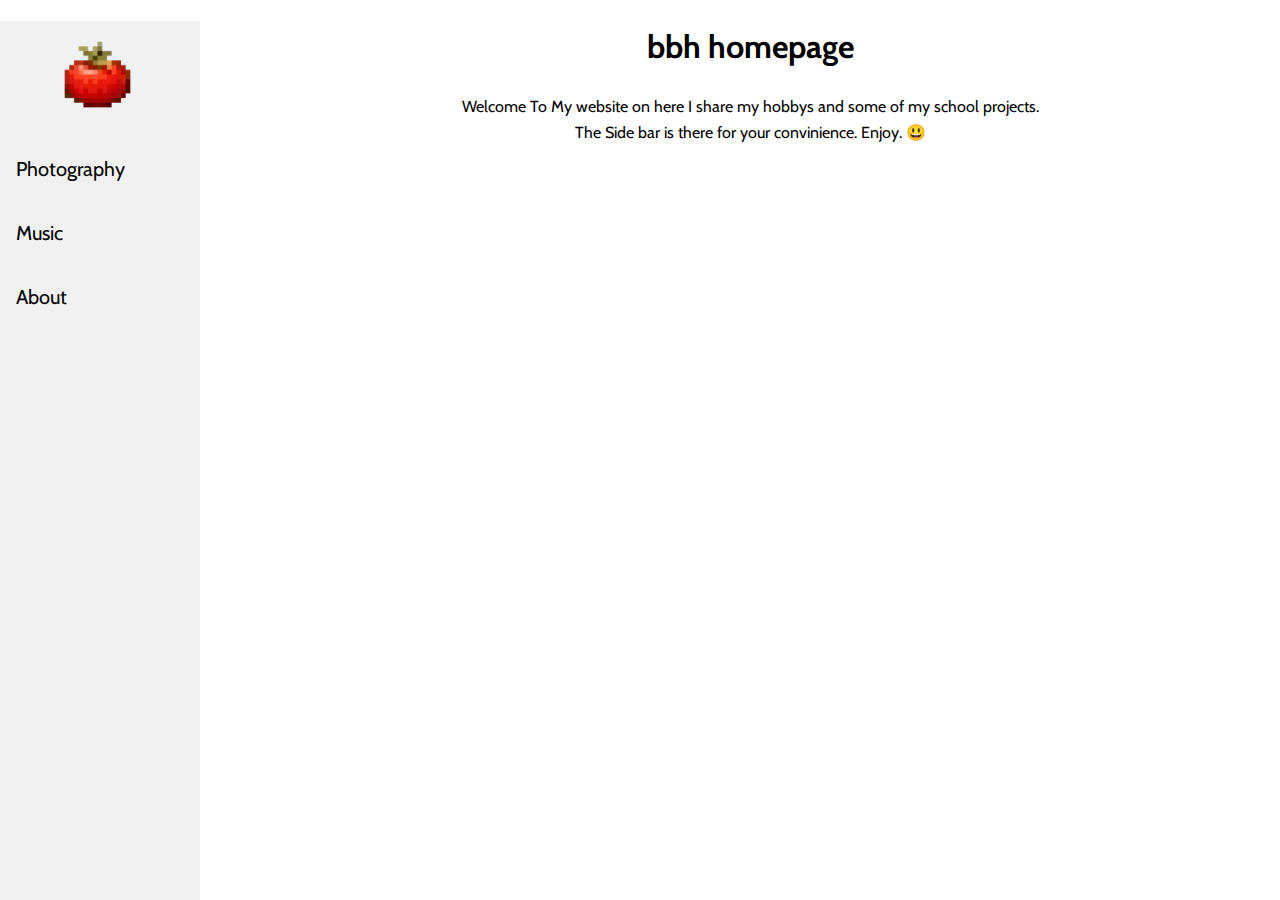
<file: index.html>
<!DOCTYPE HTML>
<html lang="en-US">
    <head>
        <meta charset="utf-8">
        <title>bbh Homepage</title> 
        <link rel="stylesheet" type="text/css" href="style.css">
        <link rel="icon" href="img/tomat.ico" type="image/x-icon">
    </head>
    <body>
        <div class="sidebar">
            <a href="index.html" id="navimg">
                <img src="html/img/tomatlogo.png" style="height: 75px; width: 75px;">
            </a>
            <div class="hover">
                <a href="photography.html">Photography</a>
                <a href="music.html">Music</a>
                <a href="about.html">About</a>
            </div>
          </div>
          <div class="main-content" style="text-align: center; font-family: 'cabin';">
            <h1>bbh homepage</h1>
            <p>
                Welcome To My website on here I share my hobbys and some of my school projects. <br>
                The Side bar is there for your convinience. Enjoy. &#128515;
            </p>
          </div>
          
    </body>
</html>
</file>
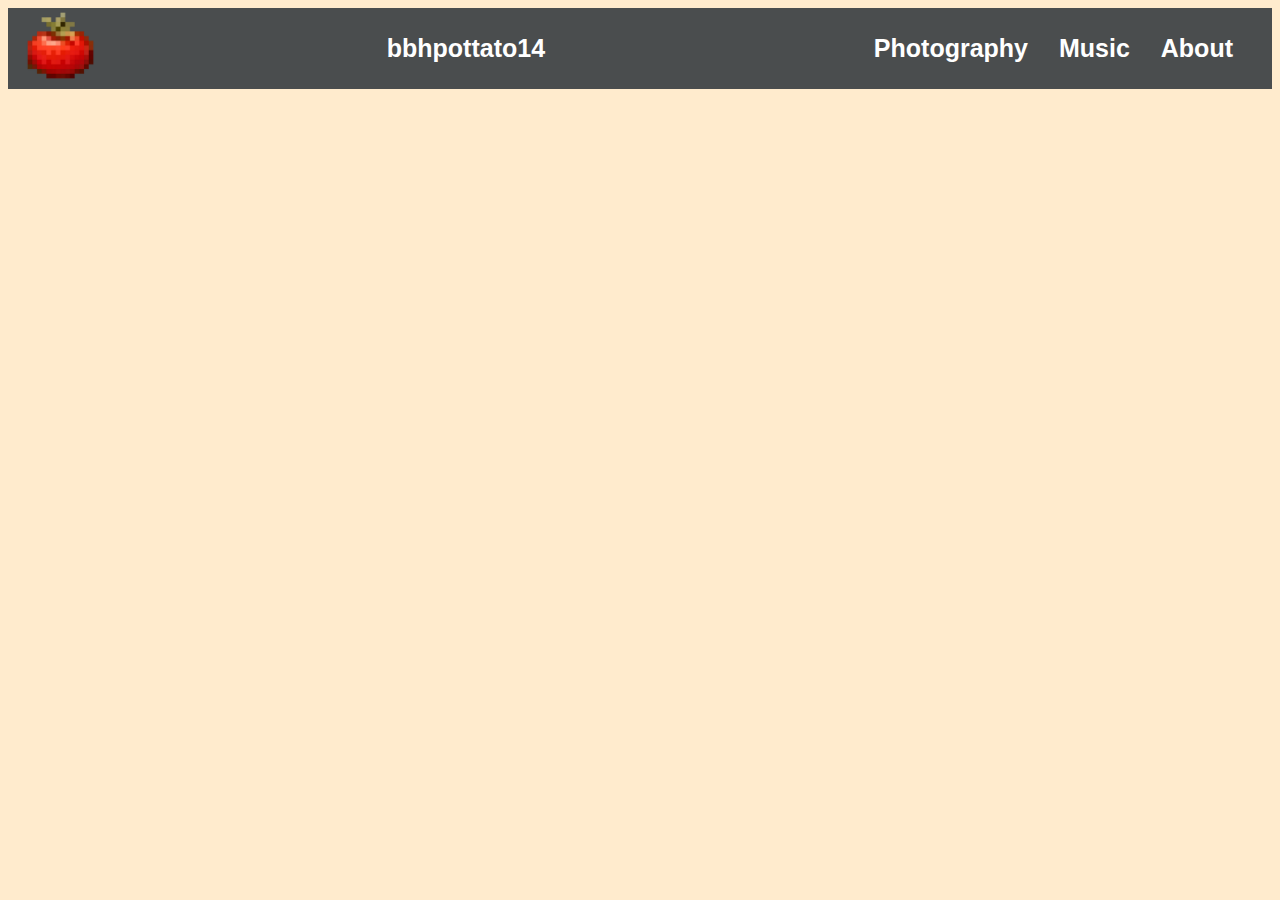
<file: html/index.html>
<!DOCTYPE HTML>
<html>
    <head>
        <title>bbh Homepage</title>
        <link rel="stylesheet" href="style.css">
        <link rel="icon" href="img/tomat.ico" type="image/x-icon">
    </head>
    <body>
        <nav class="navbar">
            <div class="navbar-text">
                <a href="index.html">
                    <img src="img/tomatlogo.png" style="height: 75px; width: 75px;">
                </a>
                <p style="color:white">bbhpottato14</p>
                <ul>
                    <li class="navbar-list">
                        <a href="photography.html" style="color:white">Photography</a>
                    </li>
                    <li class="navbar-list">
                        <a href="music.html" style="color:white">Music</a>
                    </li>
                    <li class="navbar-list">
                        <a href="about.html" style="color:white">About</a>
                    </li> 
                    
                </ul>
            </div>
        </nav>
       <div>
            <div>
                
            </div>


            <div>
                <iframe style="border-radius:12px" 
                src="https://open.spotify.com/embed/playlist/6h5iowZqLZqIiupxjcarWH?utm_source=generator&theme=0" 
                width="40%" height="352" frameBorder="0" allowfullscreen="" 
                allow="autoplay; clipboard-write; encrypted-media; fullscreen; picture-in-picture" 
                loading="lazy"></iframe> 
            </div>
       </div> 
        
    </body>
</html>
</file>
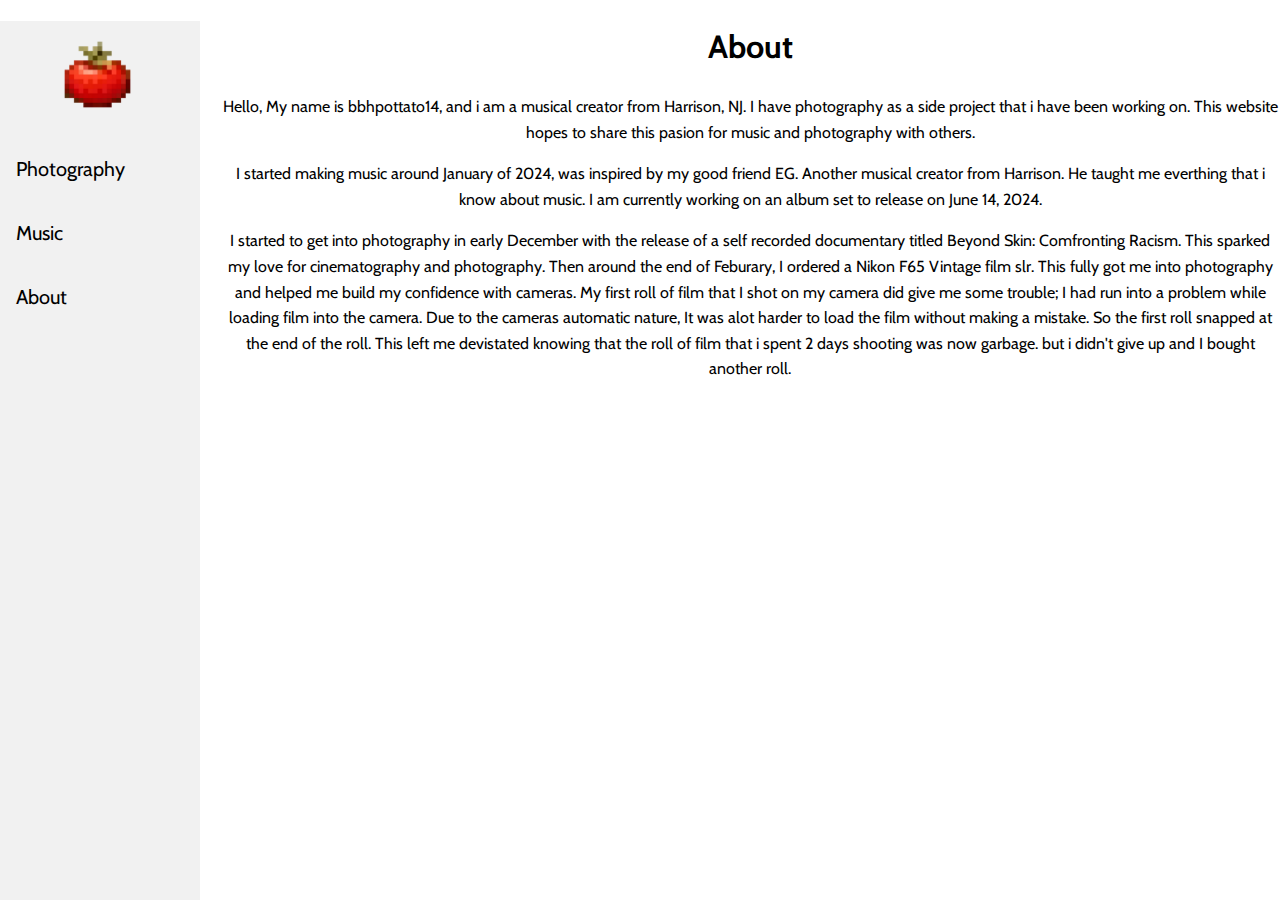
<file: about.html>
<!DOCTYPE html>
<html lang="en-US">
    <head>
        <meta charset="utf-8">
        <title>About Me</title>
        <link rel="stylesheet" href="style.css">
    </head>
    <body>
        <div class="sidebar">
            <a href="index.html" id="navimg">
                <img src="html/img/tomatlogo.png" style="height: 75px; width: 75px;">
            </a>
            <div class="hover">
                <a href="photography.html">Photography</a>
                <a href="music.html">Music</a>
                <a href="about.html">About</a>
            </div>
          </div>
        <div class="main-content" style="text-align: center; font-family: 'cabin';">
            <h1>About</h1>
            <p>
                Hello, My name is bbhpottato14, and i am a musical
                creator from Harrison, NJ. I have photography as a side project
                that i have been working on. This website hopes to share this
                pasion for music and photography with others.
            </p>
            <p>
                I started making music around January of 2024,
                was inspired by my good friend EG. Another
                musical creator from Harrison. He taught me everthing
                that i know about music. I am currently working on an
                album set to release on June 14, 2024. 
            </p>
            <p>
                I started to get into photography in early December
                with the release of a self recorded documentary titled
                Beyond Skin: Comfronting Racism. This sparked my love
                for cinematography and photography. Then around the end
                of Feburary, I ordered a Nikon F65 Vintage film slr.
                This fully got me into photography and helped me build
                my confidence with cameras. My first roll of film that
                I shot on my camera did give me some trouble; I had run
                into a problem while loading film into the camera. Due to
                the cameras automatic nature, It was alot harder to load
                the film without making a mistake. So the first roll snapped
                at the end of the roll. This left me devistated knowing that
                the roll of film that i spent 2 days shooting was now garbage.
                but i didn't give up and I bought another roll.
            </p>
        </div>
    </body>
</html>
</file>
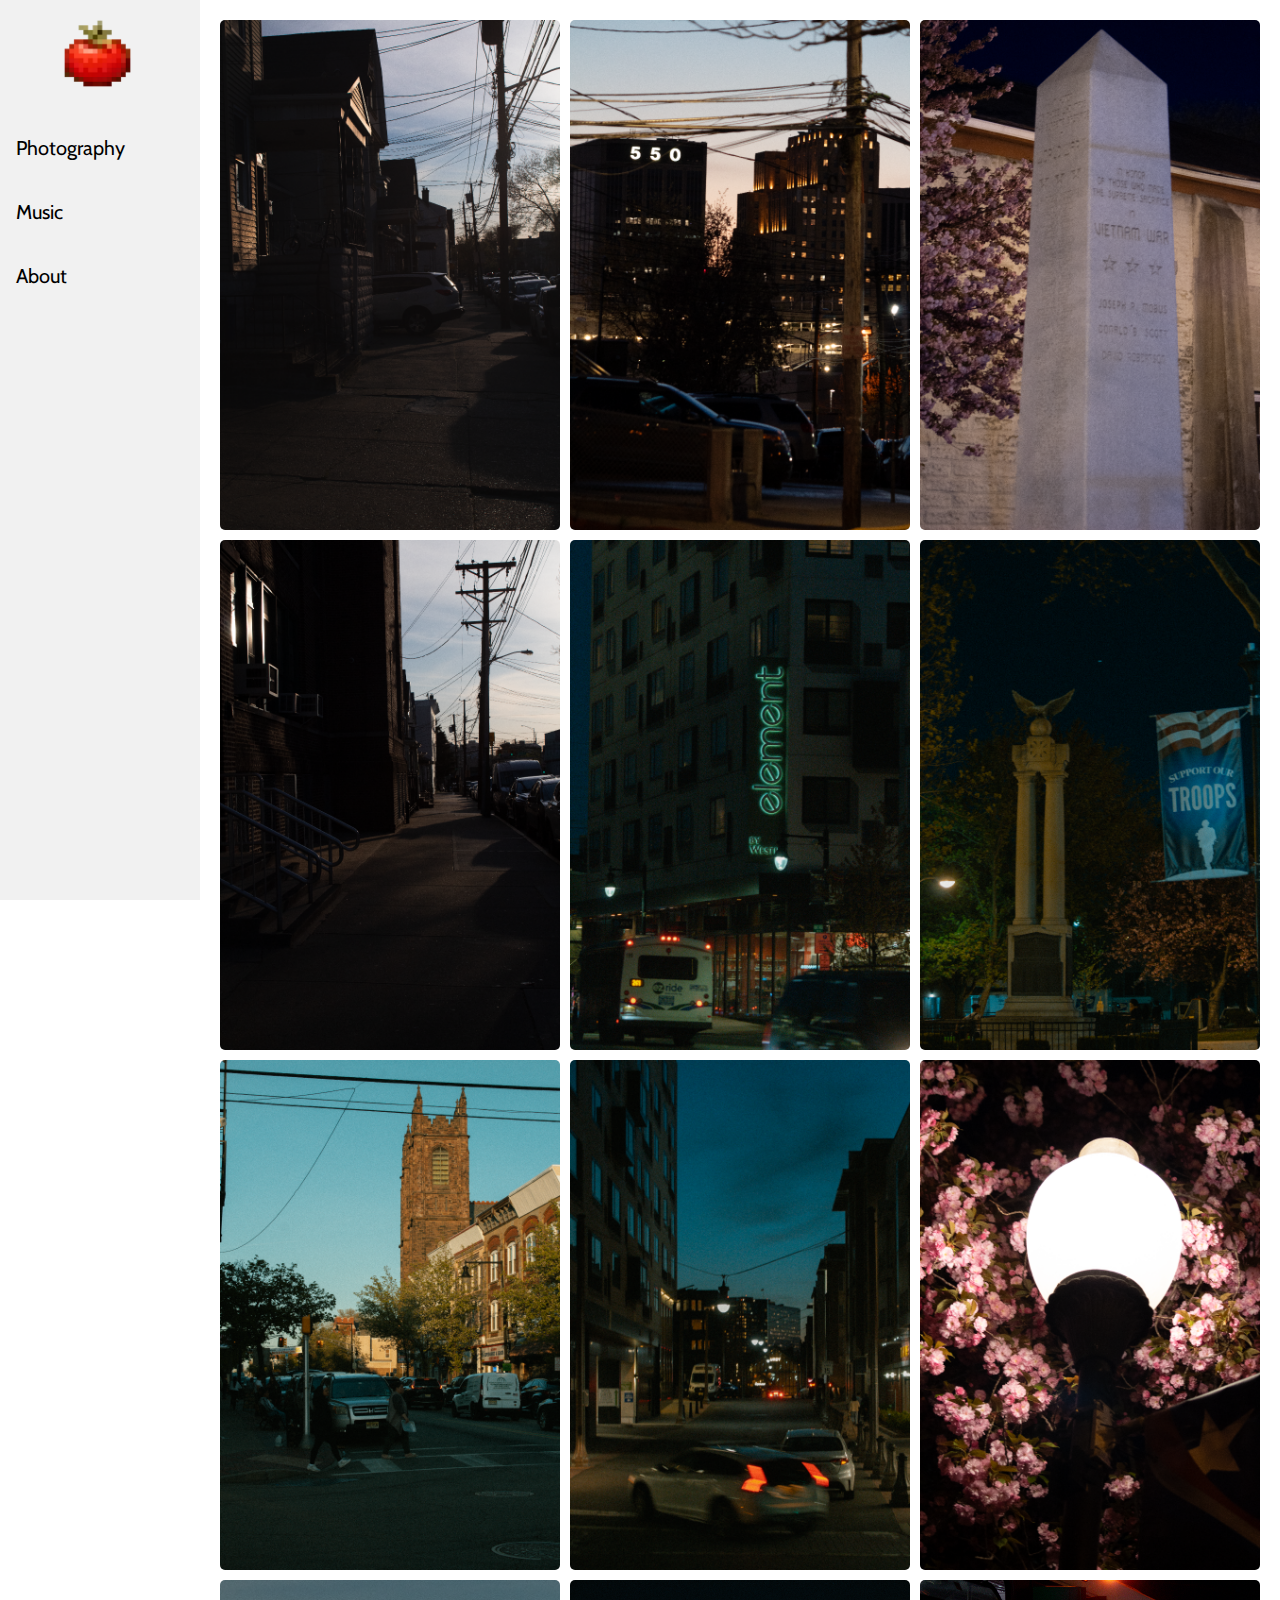
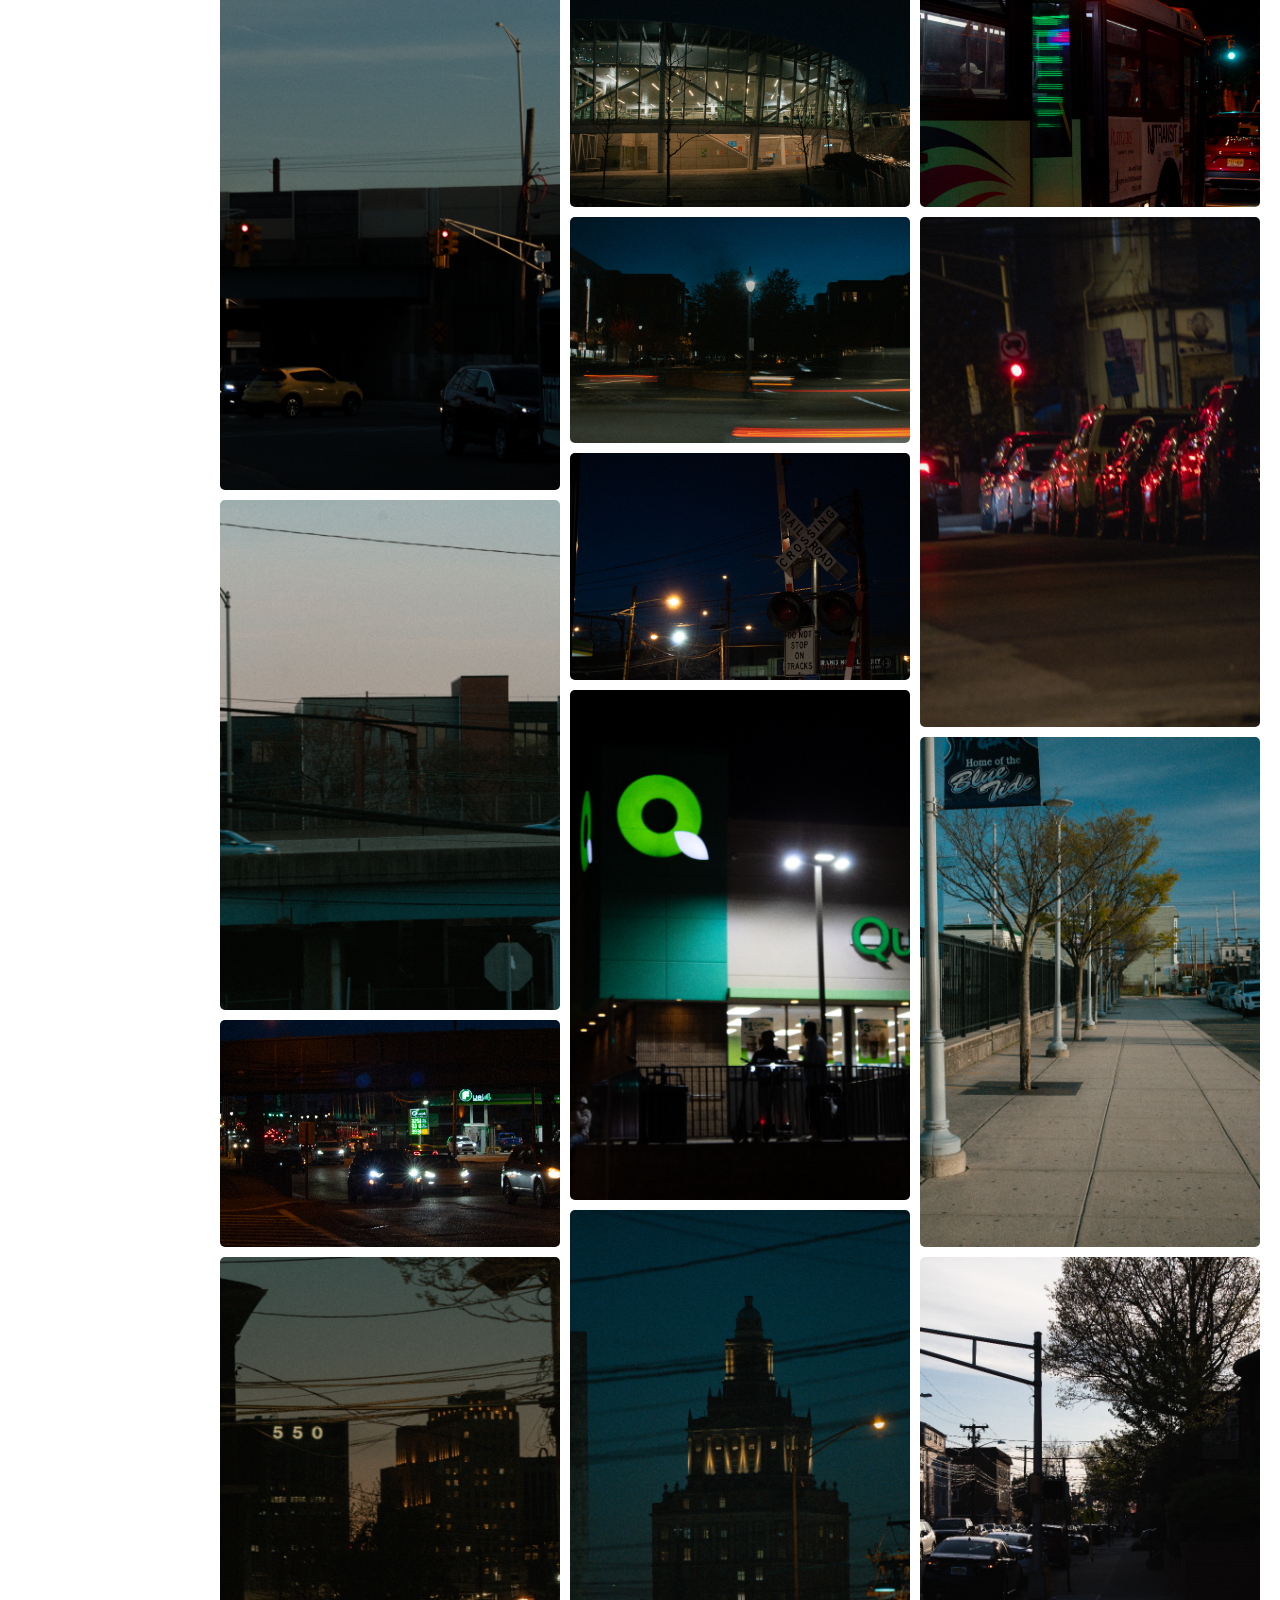
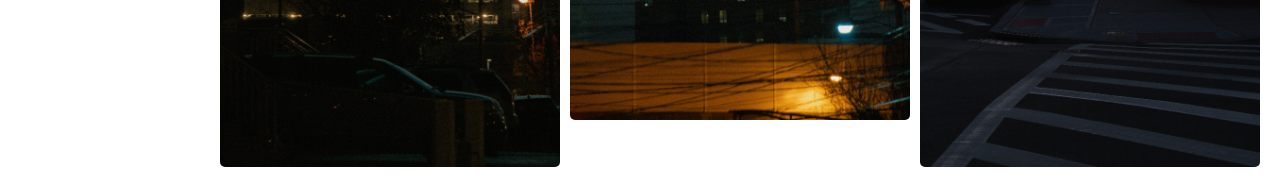
<file: D041624.html>
<!DOCTYPE html>
<html lang="en-US">
    <head>
        <meta charset="utf-8">
        <title>Photography</title>
        <!Style sheet information as well as the information for the tab icon>
        <meta name="viewport" content="width=device-width, initial-scale=1.0">
        <link rel="stylesheet" href="style.css">
        <link rel="icon" href="img/Photo.ico" type="image/x-icon">
    </head>
    <body>
        <div class="sidebar">
            <a href="index.html" id="navimg">
                <img src="html/img/tomatlogo.png" style="height: 75px; width: 75px;">
            </a>
            <div class="hover">
                <a href="photography.html">Photography</a>
                <a href="music.html">Music</a>
                <a href="about.html">About</a>
            </div>
        </div>
        <body>
            <div class="gallery" style="padding-left: 220px;">
                <div class="gallery-item"><img src="Photos/photoshoots/Photoshoot_1/Image1.png" alt="Description of Image 1"></div>
                <div class="gallery-item"><img src="Photos/photoshoots/Photoshoot_1/Image2.png" alt="Description of Image 1"></div>
                <div class="gallery-item"><img src="Photos/photoshoots/Photoshoot_1/Image3.png" alt="Description of Image 1"></div>
                <div class="gallery-item"><img src="Photos/photoshoots/Photoshoot_1/Image4.png" alt="Description of Image 1"></div>
                <div class="gallery-item"><img src="Photos/photoshoots/Photoshoot_1/Image5.png" alt="Description of Image 1"></div>
                <div class="gallery-item"><img src="Photos/photoshoots/Photoshoot_1/Image6.png" alt="Description of Image 1"></div>
                <div class="gallery-item"><img src="Photos/photoshoots/Photoshoot_1/Image7.png" alt="Description of Image 1"></div>
                <div class="gallery-item"><img src="Photos/photoshoots/Photoshoot_1/Image8.png" alt="Description of Image 1"></div>
                <div class="gallery-item"><img src="Photos/photoshoots/Photoshoot_1/Image9.png" alt="Description of Image 1"></div>
                <div class="gallery-item"><img src="Photos/photoshoots/Photoshoot_1/Image10.png" alt="Description of Image 1"></div>
                <div class="gallery-item"><img src="Photos/photoshoots/Photoshoot_1/Image11.png" alt="Description of Image 1"></div>
                <div class="gallery-item"><img src="Photos/photoshoots/Photoshoot_1/Image12.png" alt="Description of Image 1"></div>
                <div class="gallery-item"><img src="Photos/photoshoots/Photoshoot_1/Image13.png" alt="Description of Image 1"></div>
                <div class="gallery-item"><img src="Photos/photoshoots/Photoshoot_1/Image14.png" alt="Description of Image 1"></div>
                <div class="gallery-item"><img src="Photos/photoshoots/Photoshoot_1/Image15.png" alt="Description of Image 1"></div>
                <div class="gallery-item"><img src="Photos/photoshoots/Photoshoot_1/Image16.png" alt="Description of Image 1"></div>
                <div class="gallery-item"><img src="Photos/photoshoots/Photoshoot_1/Image17.png" alt="Description of Image 1"></div>
                <div class="gallery-item"><img src="Photos/photoshoots/Photoshoot_1/Image18.png" alt="Description of Image 1"></div>
                <div class="gallery-item"><img src="Photos/photoshoots/Photoshoot_1/Image19.png" alt="Description of Image 1"></div>
                <div class="gallery-item"><img src="Photos/photoshoots/Photoshoot_1/Image20.png" alt="Description of Image 1"></div>
                <div class="gallery-item"><img src="Photos/photoshoots/Photoshoot_1/Image21.png" alt="Description of Image 1"></div>
                <div class="gallery-item"><img src="Photos/photoshoots/Photoshoot_1/Image22.png" alt="Description of Image 1"></div>

                <!-- Add more images as needed -->
            </div>
        </body>

    </body>
</html>
</file>
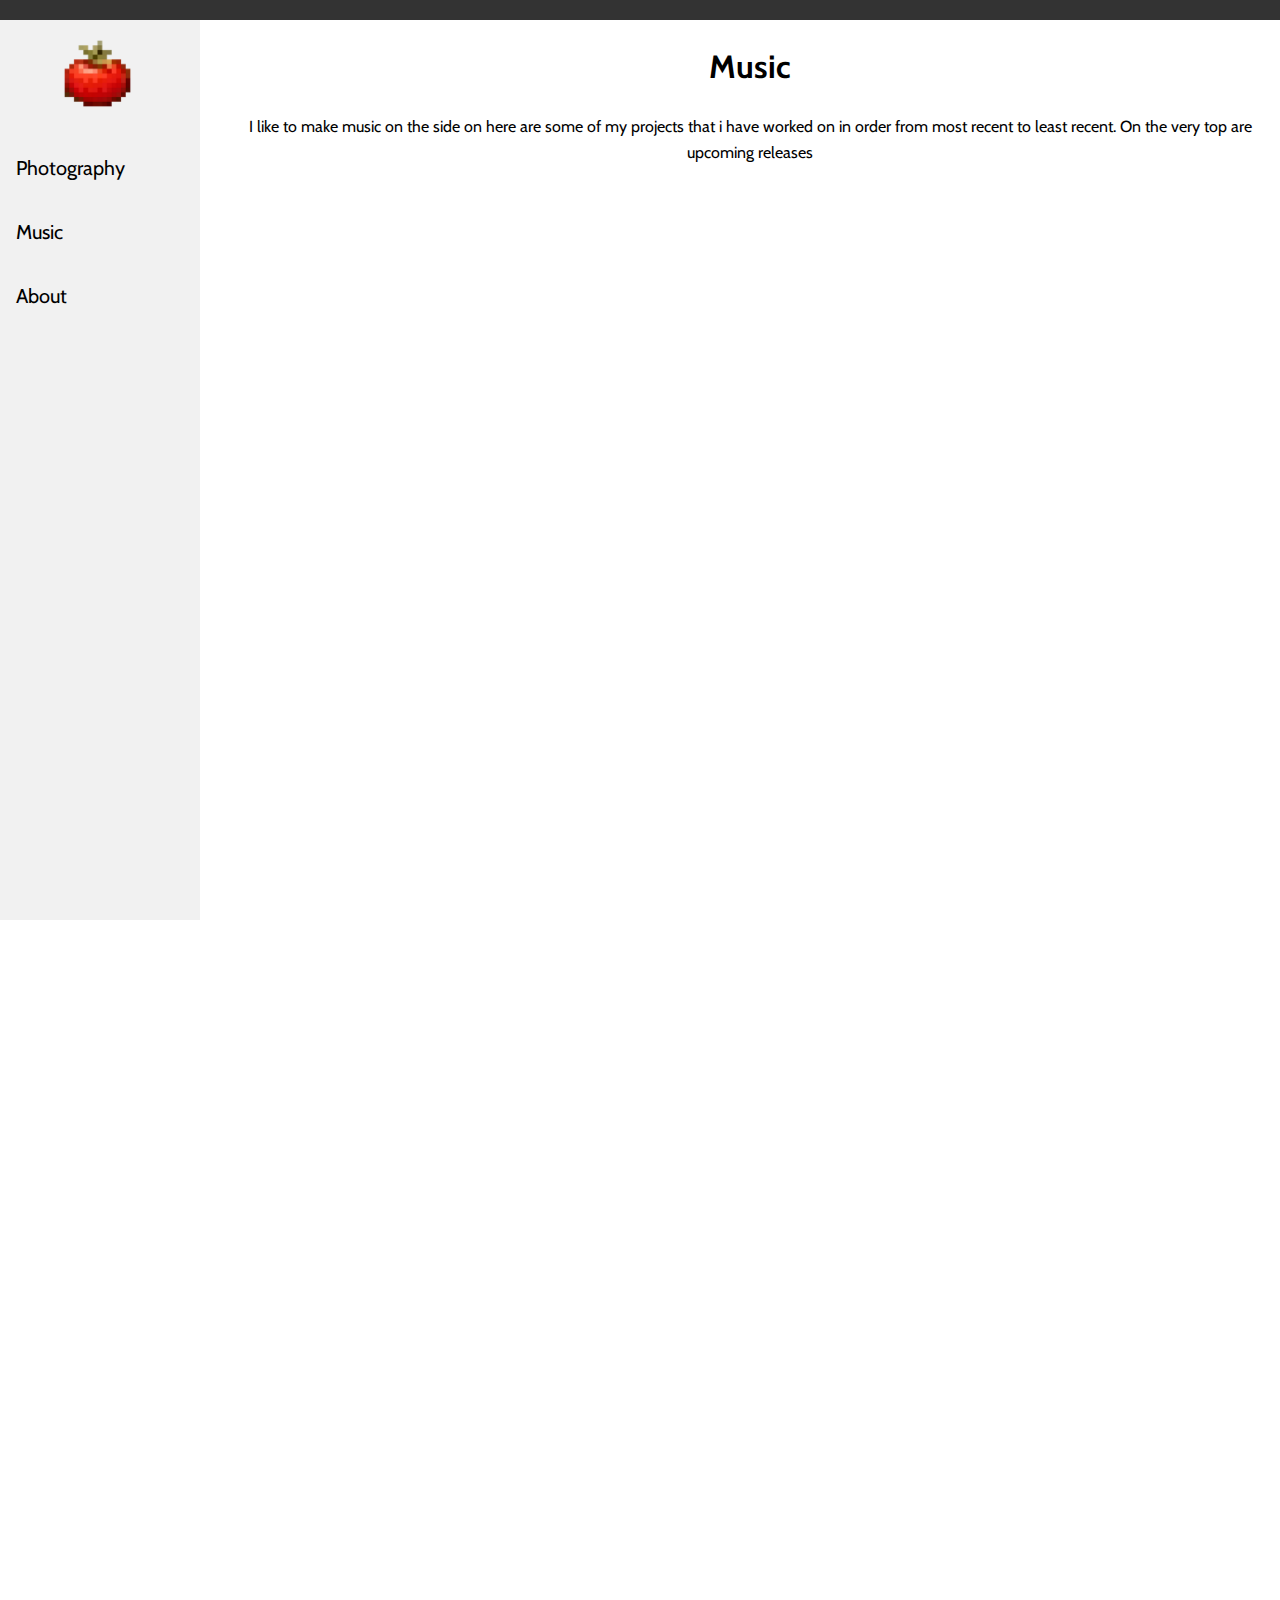
<file: music.html>
<!DOCTYPE html>
<html lang="en-US">
    <header>
        <meta charset="utf-8">
        <title>Music</title>
        <! Style sheet information as well as the information for the tab icon>
        <link rel="stylesheet" href="style.css">
        <link rel="icon" href="img/music.ico" type="image/x-icon">
    </header>
    <body>
        <div class="sidebar">
            <a href="index.html" id="navimg">
                <img src="html/img/tomatlogo.png" style="height: 75px; width: 75px;">
            </a>
            <div class="hover">
                <a href="photography.html">Photography</a>
                <a href="music.html">Music</a>
                <a href="about.html">About</a>
            </div>
          </div>
          <main class="main-content" style="font-family: 'cabin'; text-align: center;">
            <h1>Music</h1>
            <p>I like to make music on the side on here are some of my projects that i have worked on in order from most recent to least recent. On the very top are upcoming releases</p>
            <iframe src="https://share.amuse.io/8UxCRKtvfQWY" frameborder="0" width="100%" height="352"></iframe>
            <iframe style="border-radius:12px" src="https://open.spotify.com/embed/track/2R5PXcIbGeYpLg3zhmCW1J?utm_source=generator&theme=0" width="100%" height="352" frameBorder="0" allowfullscreen="" allow="autoplay; clipboard-write; encrypted-media; fullscreen; picture-in-picture" loading="lazy"></iframe>
            <iframe style="border-radius:12px" src="https://open.spotify.com/embed/track/2k31f6lx0CbFHa5qQjbZ8B?utm_source=generator&theme=0" width="100%" height="352" frameBorder="0" allowfullscreen="" allow="autoplay; clipboard-write; encrypted-media; fullscreen; picture-in-picture" loading="lazy"></iframe>
            <iframe style="border-radius:12px" src="https://open.spotify.com/embed/track/1Qr2KSTVUsbi9EHvIBofBq?utm_source=generator&theme=0" width="100%" height="352" frameBorder="0" allowfullscreen="" allow="autoplay; clipboard-write; encrypted-media; fullscreen; picture-in-picture" loading="lazy"></iframe>
          </main>
        
    </body>
</html>
</file>
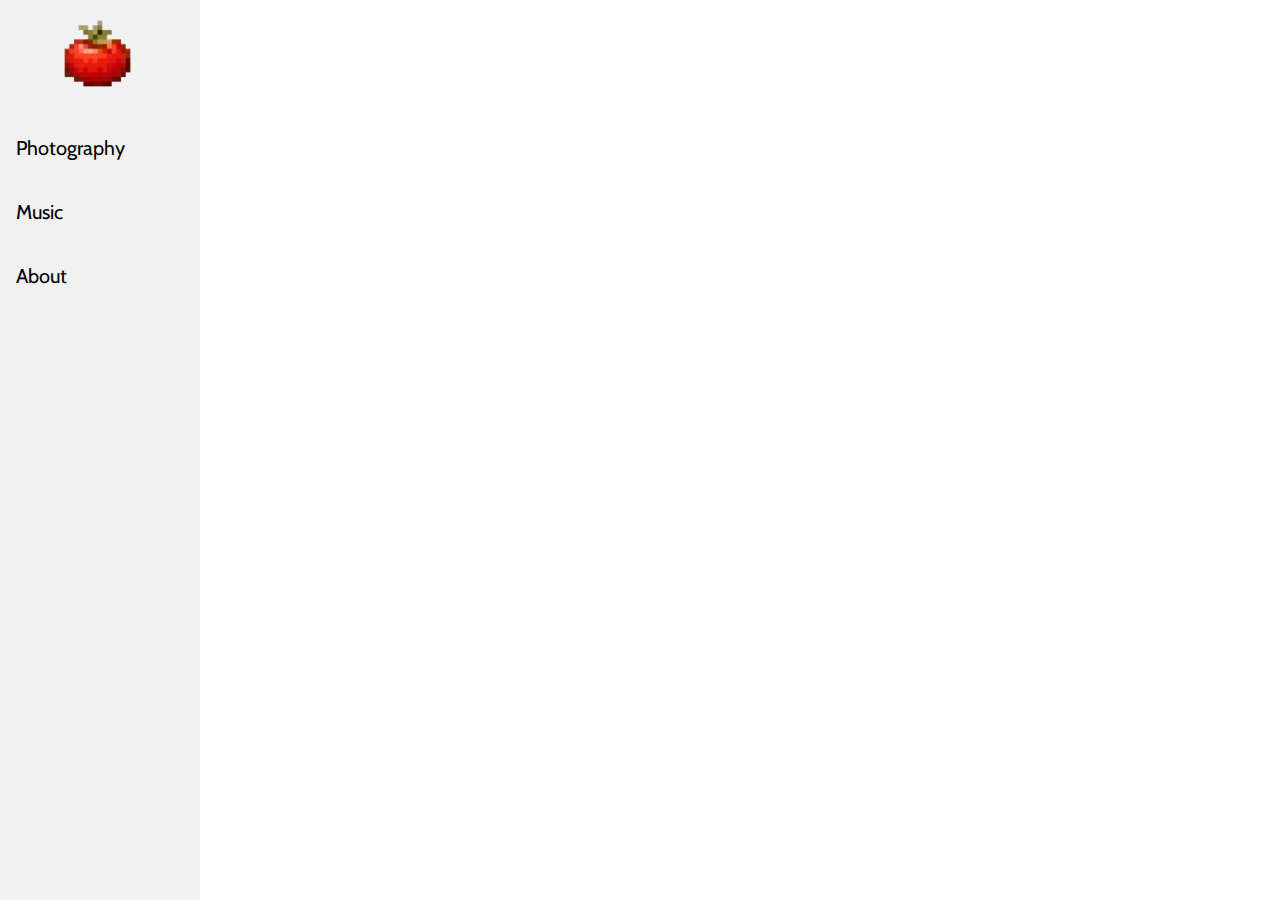
<file: photography.html>
<!DOCTYPE html>
<html lang="en-US">
    <head>
        <meta charset="utf-8">
        <title>Photography</title>
        <!Style sheet information as well as the information for the tab icon>
        <link rel="stylesheet" href="style.css">
        <link rel="icon" href="img/Photo.ico" type="image/x-icon">
    </head>
    <body>
        <div class="sidebar">
            <a href="index.html" id="navimg">
                <img src="html/img/tomatlogo.png" style="height: 75px; width: 75px;">
            </a>
            <div class="hover">
                <a href="photography.html">Photography</a>
                <a href="music.html">Music</a>
                <a href="about.html">About</a>
            </div>
        </div>
        <main class="main-content">
            
        </main>



    </body>
</html>
</file>
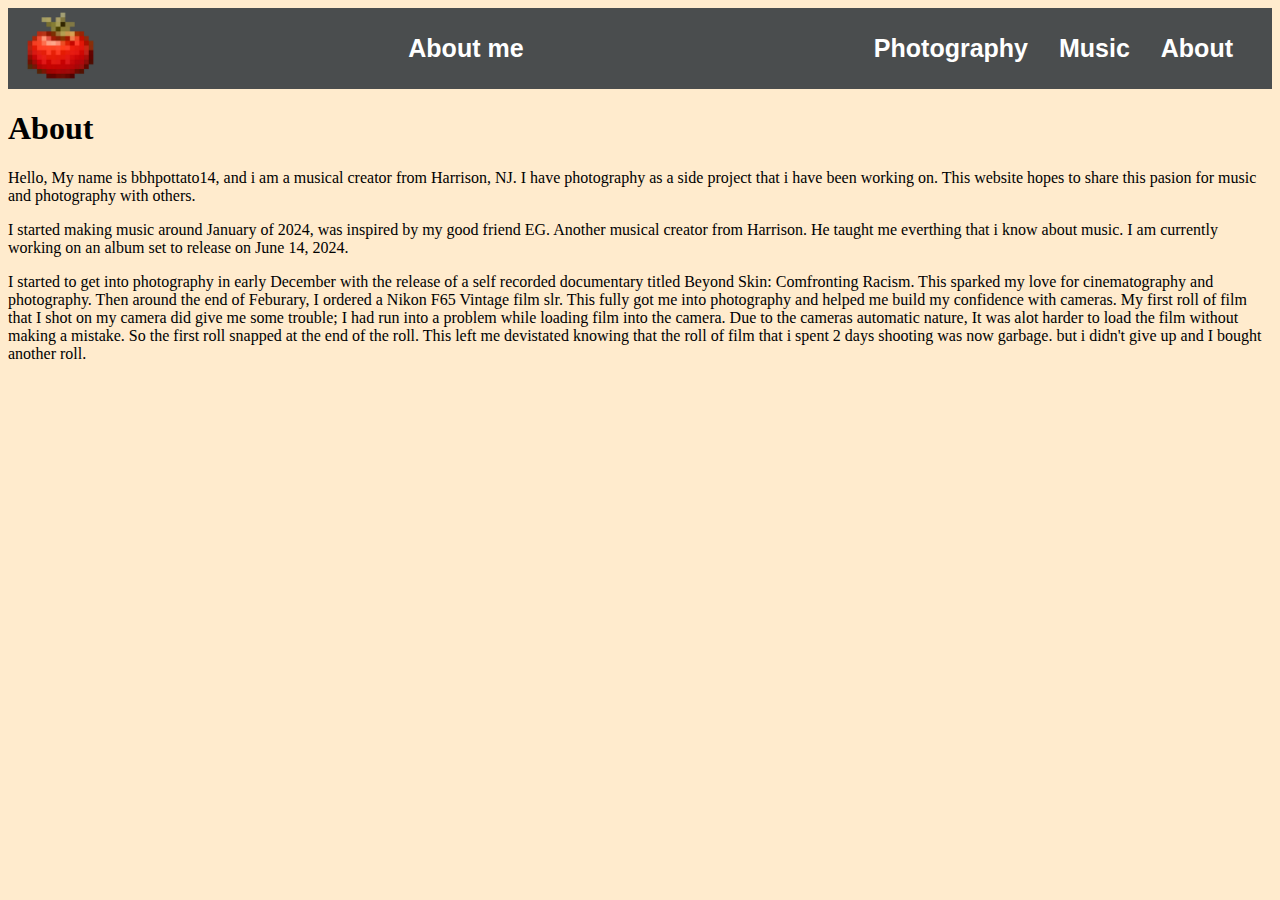
<file: html/about.html>
<!DOCTYPE html>
<html>
    <head>
        <title>About Me</title>
        <link rel="stylesheet" href="style.css">
    </head>
    <body>
        <nav class="navbar">
            <div class="navbar-text">
                <a href="index.html">
                    <img src="img/tomatlogo.png" style="height: 75px; width: 75px;">
                </a>
                <p style="color:white">About me</p>
                <ul>
                    <li class="navbar-list">
                        <a href="photography.html" style="color:white">Photography</a>
                    </li>
                    <li class="navbar-list">
                        <a href="music.html" style="color:white">Music</a>
                    </li>
                    <li class="navbar-list">
                        <a href="about.html" style="color:white">About</a>
                    </li> 
                    
                </ul>
            </div>
        </nav>
        <div>
            <h1>About</h1>
            <p>
                Hello, My name is bbhpottato14, and i am a musical
                creator from Harrison, NJ. I have photography as a side project
                that i have been working on. This website hopes to share this
                pasion for music and photography with others.
            </p>
            <p>
                I started making music around January of 2024,
                was inspired by my good friend EG. Another
                musical creator from Harrison. He taught me everthing
                that i know about music. I am currently working on an
                album set to release on June 14, 2024. 
            </p>
            <p>
                I started to get into photography in early December
                with the release of a self recorded documentary titled
                Beyond Skin: Comfronting Racism. This sparked my love
                for cinematography and photography. Then around the end
                of Feburary, I ordered a Nikon F65 Vintage film slr.
                This fully got me into photography and helped me build
                my confidence with cameras. My first roll of film that
                I shot on my camera did give me some trouble; I had run
                into a problem while loading film into the camera. Due to
                the cameras automatic nature, It was alot harder to load
                the film without making a mistake. So the first roll snapped
                at the end of the roll. This left me devistated knowing that
                the roll of film that i spent 2 days shooting was now garbage.
                but i didn't give up and I bought another roll.
            </p>
        </div>
    </body>
</html>
</file>
<file: style.css>
@font-face {
    font-family: "cabin";
    src: url("font/Cabin-VariableFont_wdth\,wght.ttf") format('truetype');
}

* {
    text-decoration: none;
}

.sidebar {
  width: 200px;
  background-color: #f1f1f1;
  position: fixed;
  height: 100%;
  overflow: auto;
}

.sidebar a {
  display: block;
  font-family: "cabin";
  font-size:  20px;
  color: black;
  padding: 16px;
  text-decoration: none;
}

.sidebar a.active {
  background-color: #04AA6D;
  color: white;
}

.hover a:hover:not(.active) {
  background-color: #555;
  color: white;
}

#navimg {
  padding-left: 60px;
}

div.content {
  margin-left: 200px;
  padding: 1px 16px;
  height: 1000px;
}

.content-container {
    display: flex;
    flex-direction: row;
    align-items: flex-start;
  }

  #paragraph {
    flex: 1;
    margin-right: 20px;
  }

  .iframe-container {
    flex-shrink: 0;
    width: 30%;
    text-align:right;
  }

  .iframe-container iframe {
    width: 30%;
    height: 352px;
  }

.main-content {
  padding-left: 220px;
}

.text {
  font-family: "cabin";
  font-size: 23px;

}

.img_gallery {
  width: 80%;
  margin: 100px auto 50px;
  display: grid;
  grid-template-columns: repeat(auto-fix, minmax(250px, 1fr));
  grid-gap: 30px;
}

.img_gallery img{
  cursor: pointer;
  width: 20%;
  height: 20%;
}

#pic {
  border-radius: 5%;
  width: 30%;
  height: auto;
}

body {
  font-family: Arial, sans-serif;
  margin: 0;
  padding: 0;
  line-height: 1.6;
}

header {
  background-color: #333;
  color: #fff;
  padding: 10px 0;
}

nav ul {
  list-style: none;
  display: flex;
  justify-content: center;
  padding: 0;
}

nav ul li {
  margin: 0 15px;
}

nav ul li a {
  color: #fff;
  text-decoration: none;
  font-weight: bold;
}

section {
  padding: 20px;
  text-align: center;
}

.gallery {
  columns: 3; /* Number of columns */
  column-gap: 10px; /* Gap between columns */
  padding: 20px;
}

.gallery-item {
  break-inside: avoid; /* Prevents breaking inside columns */
  margin-bottom: 10px; /* Space between items */
}

.gallery-item img {
  width: 100%;
  height: auto;
  display: block;
  border-radius: 5px;
}

footer {
  background-color: #333;
  color: #fff;
  text-align: center;
  padding: 10px 0;
}

/* Responsive Adjustments */
@media (max-width: 800px) {
  .gallery {
      columns: 2;
  }
}

@media (max-width: 500px) {
  .gallery {
      columns: 1;
  }
}
</file>
<file: html/style.css>
@font-face {
    font-family: "cabin";
    src: url("font/Cabin-VariableFont_wdth\,wght.ttf") format('truetype');
}

* {
    text-decoration: none;
}

.navbar {
    background-color: #4a4d4e;
    font-family: Helvetica;
    padding-right: 15px;
    padding-left: 15px;
}

.navbar-text {
    font-family: Helvetica;
    font-weight: bold;
    font-size: 25px;
    display: flex;
    align-items: center;
    justify-content: space-between;
}

.navbar-list {
    list-style: none;
    display: inline-block;
    margin-right: 24px;
}

body {
    background-color: blanchedalmond;
}

.content-container {
    display: flex;
    flex-direction: row;
    align-items: flex-start;
  }

  #paragraph {
    flex: 1;
    margin-right: 20px;
  }

  .iframe-container {
    flex-shrink: 0;
    width: 30%;
    text-align:right;
  }

  .iframe-container iframe {
    width: 30%;
    height: 352px;
  }

  /* Existing styles for navbar, etc. */
</file>
